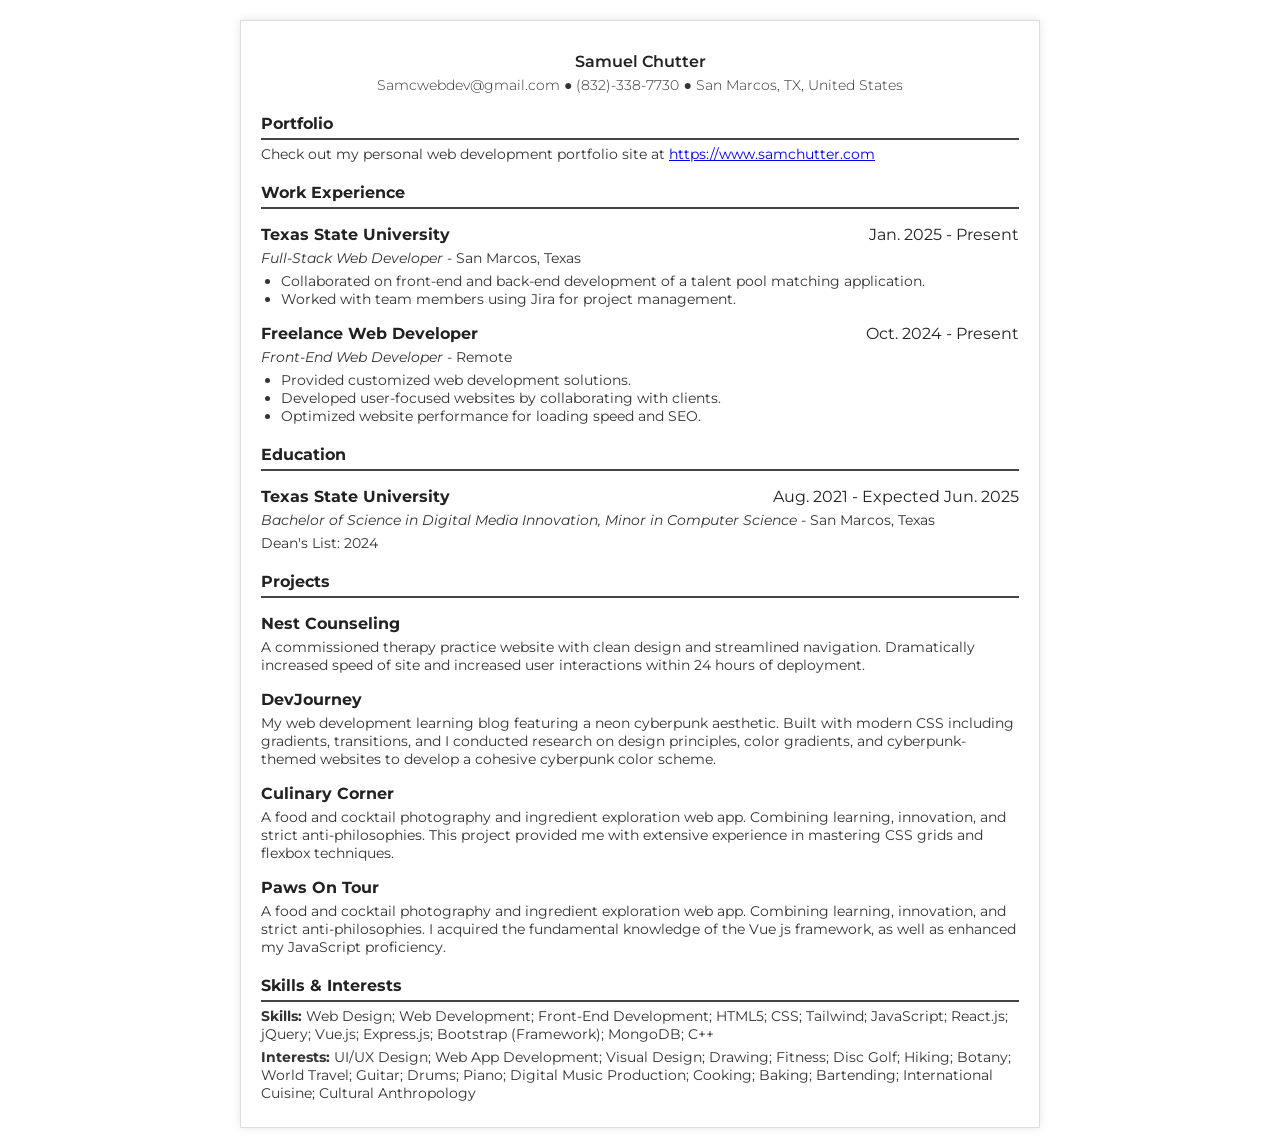
<file: resume.html>
<!DOCTYPE html>
<html lang="en">

<head>
    <meta charset="UTF-8">
    <meta name="viewport" content="width=device-width, initial-scale=1.0">
    <title>Samuel Chutter - Web Developer Resume</title>
    <link href="https://fonts.googleapis.com/css2?family=Montserrat:wght@300;400;600&display=swap" rel="stylesheet">
    <style>
        body {
            font-family: 'Montserrat', sans-serif;
            margin: 0;
            padding: 20px;
            background: #fff;
            color: #333;
            max-width: 800px;
            margin: auto;
        }

        .resume {
            padding: 20px;
            border: 1px solid #ddd;
            box-shadow: 0 0 10px rgba(0, 0, 0, 0.1);
            background: #fff;
        }

        h1,
        h2,
        h3 {
            font-size: 1rem;
            margin-bottom: 5px;
            color: #222;
        }

        h1 {
            font-weight: 600;
            text-align: center;
        }

        h2 {
            border-bottom: 2px solid #444;
            padding-bottom: 5px;
            margin-top: 20px;
        }

        p,
        ul {
            margin: 5px 0;
            font-size: 14px;
        }

        ul {
            padding-left: 20px;
        }

        h3 span {
            float: right;
            font-weight: normal;
        }

        header p {
            text-align: center;
            font-weight: 300;
        }

        @media print {
            body {
                padding: 0;
            }

            .resume {
                box-shadow: none;
                border: none;
            }
        }
    </style>
</head>

<body>
    <div class="resume">
        <header>
            <h1>Samuel Chutter</h1>
            <p>Samcwebdev@gmail.com ● (832)-338-7730 ● San Marcos, TX, United States</p>
        </header>

        <section class="summary">
            <h2>Portfolio</h2>
            <p>Check out my personal web development portfolio site at <a href="https://www.samchutter.com"
                    target="_blank">https://www.samchutter.com</a></p>
        </section>

        <section class="experience">
            <h2>Work Experience</h2>
            <h3>Texas State University <span>Jan. 2025 - Present</span></h3>
            <p><em>Full-Stack Web Developer</em> - San Marcos, Texas</p>
            <ul>
                <li>Collaborated on front-end and back-end development of a talent pool matching application.</li>
                <li>Worked with team members using Jira for project management.</li>
            </ul>

            <h3>Freelance Web Developer <span>Oct. 2024 - Present</span></h3>
            <p><em>Front-End Web Developer</em> - Remote</p>
            <ul>
                <li>Provided customized web development solutions.</li>
                <li>Developed user-focused websites by collaborating with clients.</li>
                <li>Optimized website performance for loading speed and SEO.</li>
            </ul>
        </section>

        <section class="education">
            <h2>Education</h2>
            <h3>Texas State University <span>Aug. 2021 - Expected Jun. 2025</span></h3>
            <p><em>Bachelor of Science in Digital Media Innovation, Minor in Computer Science</em> - San Marcos, Texas
            </p>
            <p>Dean's List: 2024</p>
        </section>

        <section class="projects">
            <h2>Projects</h2>
            <h3>Nest Counseling</h3>
            <p>A commissioned therapy practice website with clean design and streamlined navigation. Dramatically
                increased speed of site and increased user interactions within 24 hours of deployment.</p>

            <h3>DevJourney</h3>
            <p>My web development learning blog featuring a neon cyberpunk aesthetic. Built with modern CSS including
                gradients,
                transitions, and I conducted research on design principles, color gradients, and cyberpunk-themed
                websites to develop a
                cohesive
                cyberpunk color scheme.</p>

            <h3>Culinary Corner</h3>
            <p>A food and cocktail photography and ingredient exploration web app. Combining learning, innovation, and
                strict
                anti-philosophies. This project provided me with extensive experience in mastering CSS grids and flexbox
                techniques.</p>

            <h3>Paws On Tour</h3>
            <p>A food and cocktail photography and ingredient exploration web app. Combining learning, innovation, and
                strict
                anti-philosophies. I acquired the fundamental knowledge of the Vue js framework, as well as enhanced my
                JavaScript proficiency.</p>
        </section>

        <section class="skills">
            <h2>Skills & Interests</h2>
            <p><strong>Skills:</strong> Web Design; Web Development; Front-End Development; HTML5;
                CSS; Tailwind; JavaScript; React.js; jQuery; Vue.js; Express.js; Bootstrap
                (Framework); MongoDB; C++</p>
            <p><strong>Interests:</strong> UI/UX Design;
                Web App Development;
                Visual Design;
                Drawing;
                Fitness;
                Disc Golf;
                Hiking;
                Botany;
                World Travel;
                Guitar;
                Drums;
                Piano;
                Digital Music Production;
                Cooking;
                Baking;
                Bartending;
                International Cuisine;
                Cultural Anthropology</p>
        </section>
    </div>
</body>

</html>
</file>
